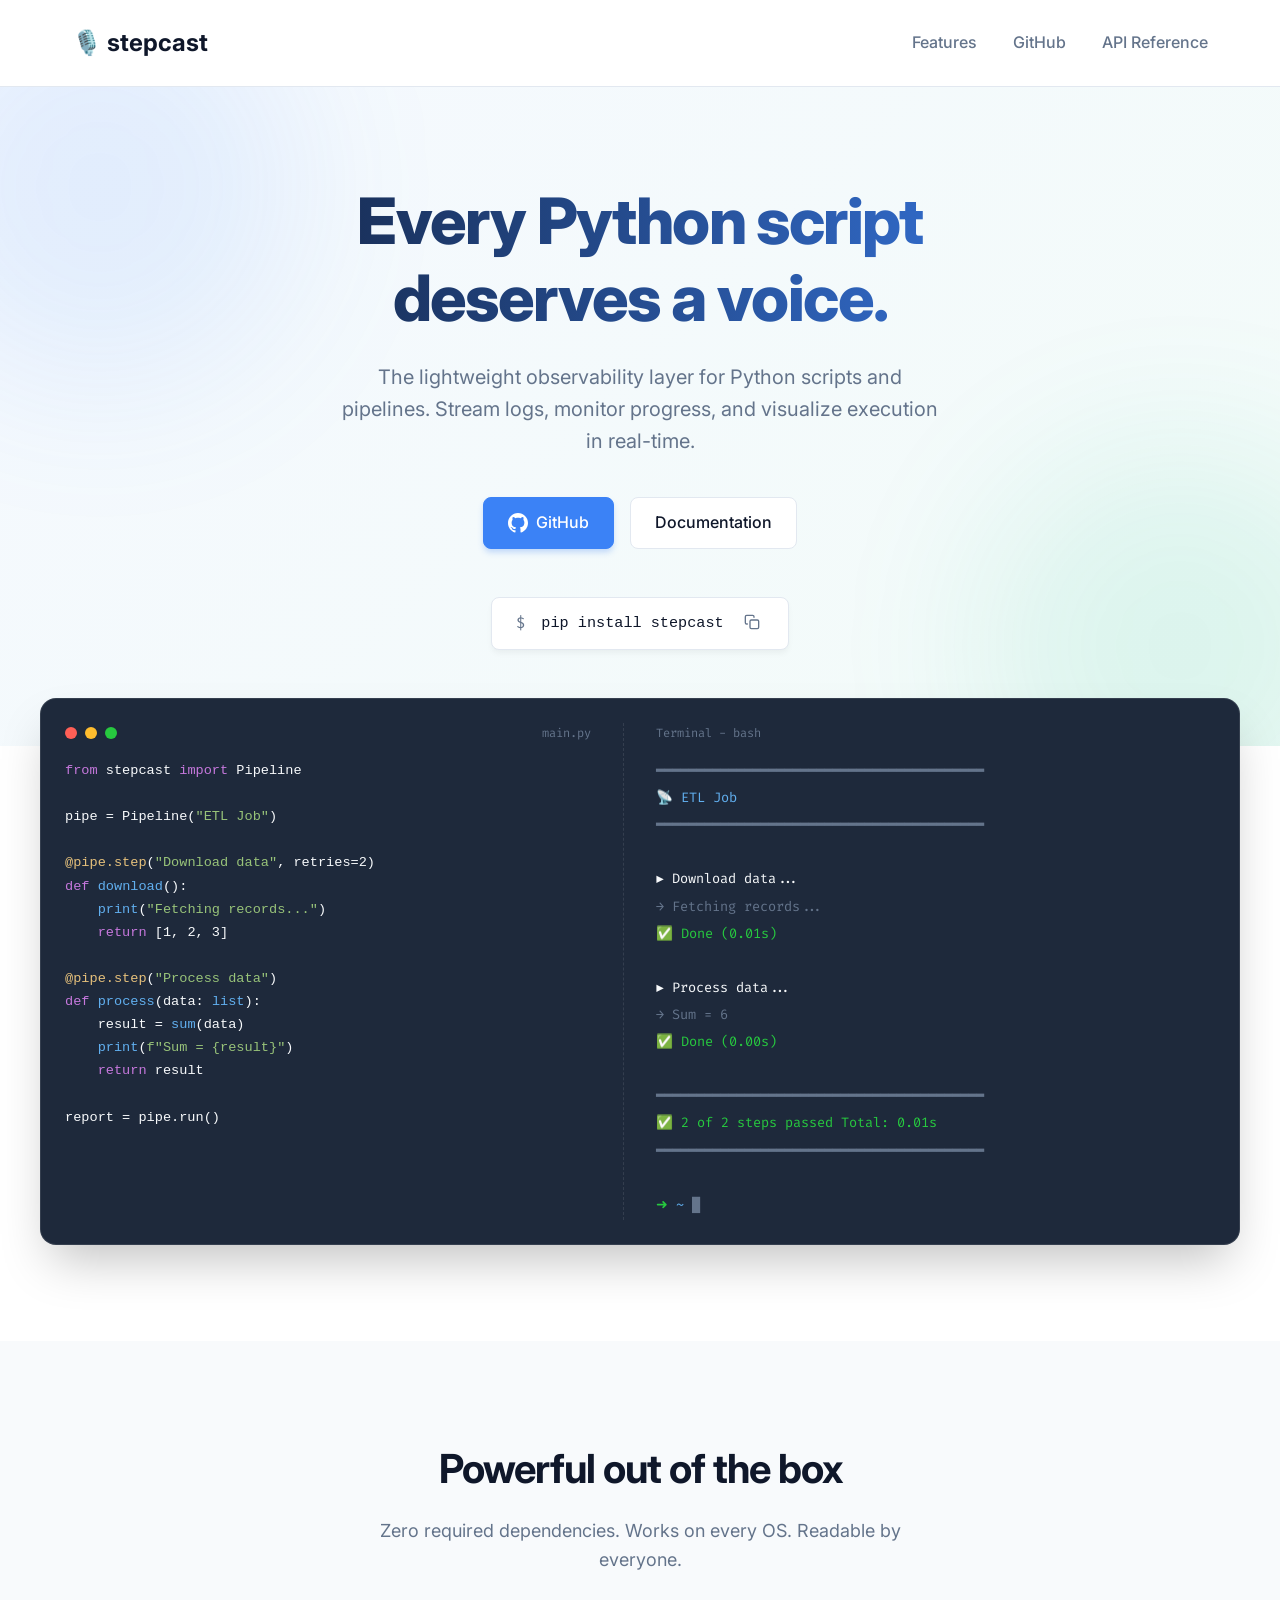
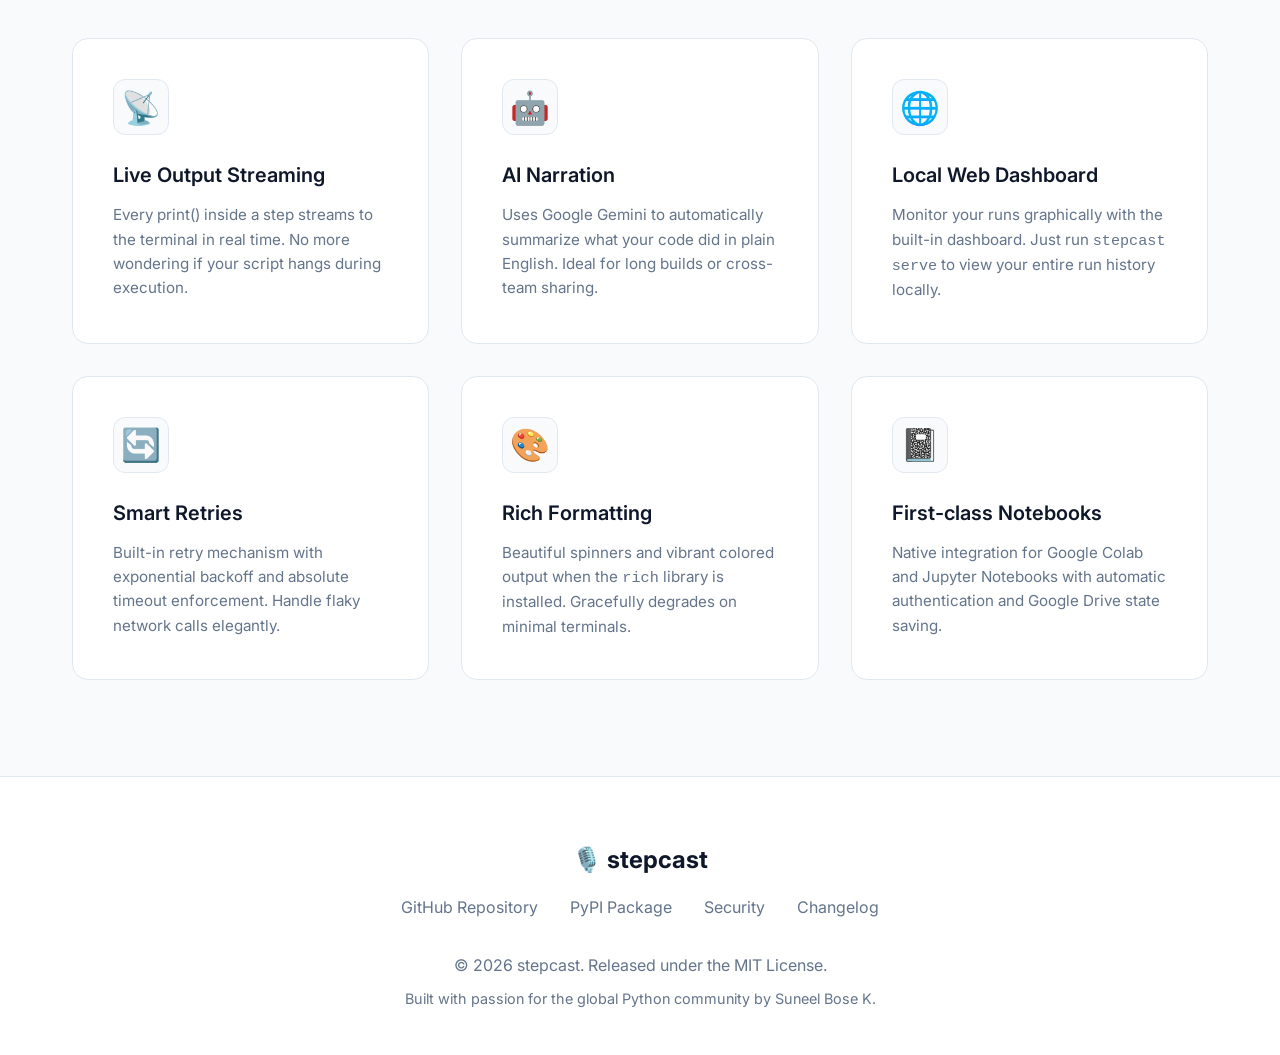
<file: index.html>
<!DOCTYPE html>
<html lang="en">

<head>
    <meta charset="UTF-8">
    <meta name="viewport" content="width=device-width, initial-scale=1.0">
    <title>stepcast | Lightweight Python Observability</title>
    <link
        href="https://fonts.googleapis.com/css2?family=Inter:wght@400;500;600;700&family=Fira+Code:wght@400;500&display=swap"
        rel="stylesheet">
    <style>
        :root {
            --bg-color: #ffffff;
            --surface-color: #f8fafc;
            --border-color: #e2e8f0;
            --text-primary: #0f172a;
            --text-secondary: #64748b;
            --accent-color: #3b82f6;
            --accent-hover: #2563eb;
            --code-bg: #1e293b;
            --code-text: #f8fafc;
        }

        * {
            margin: 0;
            padding: 0;
            box-sizing: border-box;
        }

        body {
            font-family: 'Inter', sans-serif;
            background-color: var(--bg-color);
            color: var(--text-primary);
            line-height: 1.6;
            -webkit-font-smoothing: antialiased;
        }

        .container {
            max-width: 1200px;
            margin: 0 auto;
            padding: 0 2rem;
        }

        /* Navbar */
        nav {
            padding: 1.5rem 0;
            border-bottom: 1px solid var(--border-color);
            background: rgba(255, 255, 255, 0.8);
            backdrop-filter: blur(10px);
            position: sticky;
            top: 0;
            z-index: 100;
        }

        .nav-content {
            display: flex;
            justify-content: space-between;
            align-items: center;
        }

        .logo {
            font-size: 1.5rem;
            font-weight: 700;
            color: var(--text-primary);
            text-decoration: none;
            display: flex;
            align-items: center;
            gap: 0.5rem;
        }

        .nav-links a {
            color: var(--text-secondary);
            text-decoration: none;
            margin-left: 2rem;
            font-weight: 500;
            transition: color 0.2s;
        }

        .nav-links a:hover {
            color: var(--text-primary);
        }

        /* Hero Section */
        .hero {
            padding: 6rem 0;
            text-align: center;
            background: linear-gradient(135deg, rgba(59, 130, 246, 0.05) 0%, rgba(16, 185, 129, 0.05) 100%);
            position: relative;
            overflow: hidden;
        }

        /* Decorative background elements */
        .hero::before,
        .hero::after {
            content: '';
            position: absolute;
            width: 400px;
            height: 400px;
            border-radius: 50%;
            filter: blur(80px);
            z-index: 0;
            opacity: 0.5;
        }

        .hero::before {
            background: rgba(59, 130, 246, 0.2);
            top: -100px;
            left: -100px;
        }

        .hero::after {
            background: rgba(16, 185, 129, 0.2);
            bottom: -100px;
            right: -100px;
        }

        .hero .container {
            position: relative;
            z-index: 1;
        }

        .hero h1 {
            font-size: 4rem;
            font-weight: 800;
            letter-spacing: -0.025em;
            margin-bottom: 1.5rem;
            background: linear-gradient(to right, #0f172a, #3b82f6);
            -webkit-background-clip: text;
            background-clip: text;
            -webkit-text-fill-color: transparent;
            line-height: 1.2;
        }

        .hero p {
            font-size: 1.25rem;
            color: var(--text-secondary);
            max-width: 600px;
            margin: 0 auto 2.5rem;
        }

        .cta-buttons {
            display: flex;
            gap: 1rem;
            justify-content: center;
            margin-bottom: 3rem;
        }

        .btn {
            padding: 0.75rem 1.5rem;
            border-radius: 0.5rem;
            font-weight: 500;
            text-decoration: none;
            transition: all 0.2s;
            cursor: pointer;
            display: inline-flex;
            align-items: center;
            gap: 0.5rem;
        }

        .btn-primary {
            background-color: var(--accent-color);
            color: white;
            border: 1px solid var(--accent-color);
            box-shadow: 0 4px 6px -1px rgba(59, 130, 246, 0.3);
        }

        .btn-primary:hover {
            background-color: var(--accent-hover);
            transform: translateY(-2px);
            box-shadow: 0 6px 8px -1px rgba(59, 130, 246, 0.4);
        }

        .btn-secondary {
            background-color: transparent;
            color: var(--text-primary);
            border: 1px solid var(--border-color);
            background: white;
        }

        .btn-secondary:hover {
            background-color: var(--surface-color);
            border-color: #cbd5e1;
            transform: translateY(-2px);
        }

        .install-command {
            display: inline-flex;
            align-items: center;
            background: #ffffff;
            border: 1px solid var(--border-color);
            padding: 0.75rem 1.5rem;
            border-radius: 0.5rem;
            font-family: 'Fira Code', monospace;
            color: var(--text-primary);
            font-size: 0.95rem;
            box-shadow: 0 4px 6px -1px rgba(0, 0, 0, 0.05);
            transition: transform 0.2s;
        }

        .install-command:hover {
            transform: translateY(-1px);
            box-shadow: 0 6px 8px -1px rgba(0, 0, 0, 0.08);
        }

        .install-command span {
            color: var(--text-secondary);
            margin-right: 1rem;
            user-select: none;
        }

        .install-command button {
            background: none;
            border: none;
            cursor: pointer;
            margin-left: 1rem;
            color: var(--text-secondary);
            padding: 0.25rem;
            border-radius: 0.25rem;
            transition: color 0.2s, background 0.2s;
        }

        .install-command button:hover {
            color: var(--text-primary);
            background: var(--surface-color);
        }

        /* Code Visual Section */
        .showcase {
            padding: 0 0 6rem 0;
            margin-top: -3rem;
            position: relative;
            z-index: 10;
        }

        .editor-terminal-wrapper {
            display: grid;
            grid-template-columns: 1fr 1fr;
            gap: 2rem;
            background: var(--code-bg);
            border-radius: 1rem;
            padding: 1.5rem;
            box-shadow: 0 25px 50px -12px rgba(0, 0, 0, 0.25);
            overflow: hidden;
            border: 1px solid rgba(255, 255, 255, 0.1);
        }

        .window-header {
            display: flex;
            gap: 0.5rem;
            margin-bottom: 1rem;
            align-items: center;
        }

        .dot {
            width: 12px;
            height: 12px;
            border-radius: 50%;
        }

        .dot.red {
            background: #ff5f56;
        }

        .dot.yellow {
            background: #ffbd2e;
        }

        .dot.green {
            background: #27c93f;
        }

        .code-block,
        .terminal-block {
            font-family: 'Fira Code', monospace;
            font-size: 0.85rem;
            color: var(--code-text);
            line-height: 1.7;
        }

        .code-block {
            border-right: 1px dashed rgba(255, 255, 255, 0.1);
            padding-right: 2rem;
        }

        .keyword {
            color: #c678dd;
        }

        .function {
            color: #61afef;
        }

        .string {
            color: #98c379;
        }

        .comment {
            color: #5c6370;
            font-style: italic;
        }

        .decorator {
            color: #e5c07b;
        }

        .term-output .line {
            margin-bottom: 0.25rem;
        }

        .term-success {
            color: #27c93f;
        }

        .term-info {
            color: #61afef;
        }

        .term-dim {
            color: #64748b;
        }

        /* Features Section */
        .features {
            padding: 6rem 0;
            background-color: var(--surface-color);
            position: relative;
        }

        .section-title {
            text-align: center;
            margin-bottom: 4rem;
        }

        .section-title h2 {
            font-size: 2.5rem;
            font-weight: 700;
            margin-bottom: 1rem;
            letter-spacing: -0.025em;
        }

        .section-title p {
            color: var(--text-secondary);
            font-size: 1.125rem;
            max-width: 600px;
            margin: 0 auto;
        }

        .feature-grid {
            display: grid;
            grid-template-columns: repeat(auto-fit, minmax(320px, 1fr));
            gap: 2rem;
        }

        .feature-card {
            background-color: #ffffff;
            padding: 2.5rem;
            border-radius: 1rem;
            border: 1px solid var(--border-color);
            transition: all 0.3s cubic-bezier(0.4, 0, 0.2, 1);
            position: relative;
            overflow: hidden;
        }

        .feature-card::after {
            content: '';
            position: absolute;
            top: 0;
            left: 0;
            width: 100%;
            height: 4px;
            background: var(--accent-color);
            opacity: 0;
            transition: opacity 0.3s ease;
        }

        .feature-card:hover {
            transform: translateY(-5px);
            box-shadow: 0 20px 25px -5px rgba(0, 0, 0, 0.1), 0 10px 10px -5px rgba(0, 0, 0, 0.04);
            border-color: transparent;
        }

        .feature-card:hover::after {
            opacity: 1;
        }

        .feature-icon {
            font-size: 2rem;
            margin-bottom: 1.5rem;
            display: inline-flex;
            align-items: center;
            justify-content: center;
            width: 3.5rem;
            height: 3.5rem;
            background: var(--surface-color);
            border-radius: 0.75rem;
            border: 1px solid var(--border-color);
            transition: transform 0.3s ease;
        }

        .feature-card:hover .feature-icon {
            transform: scale(1.1) rotate(5deg);
        }

        .feature-card h3 {
            font-size: 1.25rem;
            font-weight: 600;
            margin-bottom: 0.75rem;
            color: var(--text-primary);
        }

        .feature-card p {
            color: var(--text-secondary);
            font-size: 0.95rem;
            line-height: 1.6;
        }

        /* Footer */
        footer {
            padding: 4rem 0 3rem;
            text-align: center;
            color: var(--text-secondary);
            background: #ffffff;
            border-top: 1px solid var(--border-color);
        }

        .footer-logo {
            font-size: 1.5rem;
            font-weight: 700;
            color: var(--text-primary);
            margin-bottom: 1rem;
            display: inline-block;
        }

        .footer-links {
            display: flex;
            justify-content: center;
            gap: 2rem;
            margin-bottom: 2rem;
        }

        .footer-links a {
            color: var(--text-secondary);
            text-decoration: none;
            transition: color 0.2s;
        }

        .footer-links a:hover {
            color: var(--accent-color);
        }

        @media (max-width: 900px) {
            .editor-terminal-wrapper {
                grid-template-columns: 1fr;
            }

            .code-block {
                border-right: none;
                border-bottom: 1px dashed rgba(255, 255, 255, 0.1);
                padding-right: 0;
                padding-bottom: 1.5rem;
                margin-bottom: 0.5rem;
            }

            .hero h1 {
                font-size: 3rem;
            }
        }

        @media (max-width: 768px) {
            .container {
                padding: 0 1rem;
            }

            .nav-content {
                flex-direction: column;
                gap: 1rem;
            }

            .nav-links a {
                margin: 0 0.5rem;
            }

            .hero {
                padding: 4rem 0;
            }

            .hero h1 {
                font-size: 2.5rem;
            }

            .cta-buttons {
                flex-direction: column;
            }

            .showcase {
                padding-bottom: 4rem;
            }

            .features {
                padding: 4rem 0;
            }

            .feature-grid {
                grid-template-columns: 1fr;
            }

            .footer-links {
                flex-wrap: wrap;
                gap: 1rem;
            }
        }

        @media (max-width: 480px) {
            .hero h1 {
                font-size: 2rem;
            }

            .hero p {
                font-size: 1.1rem;
            }

            .nav-links {
                display: flex;
                flex-wrap: wrap;
                justify-content: center;
                gap: 0.5rem;
            }

            .nav-links a {
                margin: 0;
                font-size: 0.95rem;
            }

            .install-command {
                padding: 0.5rem 1rem;
                width: 100%;
                justify-content: space-between;
            }

            .install-command span {
                margin-right: 0.5rem;
            }

            .footer-links {
                flex-direction: column;
                gap: 1rem;
            }

            .editor-terminal-wrapper {
                padding: 1rem;
            }
        }
    </style>
</head>

<body>

    <nav>
        <div class="container nav-content">
            <a href="#" class="logo">🎙️ stepcast</a>
            <div class="nav-links">
                <a href="#features">Features</a>
                <a href="https://github.com/bosekarmegam/stepcast" target="_blank">GitHub</a>
                <a href="docs/api_reference.md">API Reference</a>
            </div>
        </div>
    </nav>

    <header class="hero">
        <div class="container">
            <h1>Every Python script<br />deserves a voice.</h1>
            <p>The lightweight observability layer for Python scripts and pipelines. Stream logs, monitor progress, and
                visualize execution in real-time.</p>
            <div class="cta-buttons">
                <a href="https://github.com/bosekarmegam/stepcast" class="btn btn-primary">
                    <svg width="20" height="20" fill="currentColor" viewBox="0 0 24 24">
                        <path
                            d="M12 0c-6.626 0-12 5.373-12 12 0 5.302 3.438 9.8 8.207 11.387.599.111.793-.261.793-.577v-2.234c-3.338.726-4.033-1.416-4.033-1.416-.546-1.387-1.333-1.756-1.333-1.756-1.089-.745.083-.729.083-.729 1.205.084 1.839 1.237 1.839 1.237 1.07 1.834 2.807 1.304 3.492.997.107-.775.418-1.305.762-1.604-2.665-.305-5.467-1.334-5.467-5.931 0-1.311.469-2.381 1.236-3.221-.124-.303-.535-1.524.117-3.176 0 0 1.008-.322 3.301 1.23.957-.266 1.983-.399 3.003-.404 1.02.005 2.047.138 3.006.404 2.291-1.552 3.297-1.23 3.297-1.23.653 1.653.242 2.874.118 3.176.77.84 1.235 1.911 1.235 3.221 0 4.609-2.807 5.624-5.479 5.921.43.372.823 1.102.823 2.222v3.293c0 .319.192.694.801.576 4.765-1.589 8.199-6.086 8.199-11.386 0-6.627-5.373-12-12-12z" />
                    </svg>
                    GitHub
                </a>
                <a href="docs/quickstart.md" class="btn btn-secondary">Documentation</a>
            </div>
            <div class="install-command">
                <span>$</span> <code id="install-code">pip install stepcast</code>
                <button onclick="navigator.clipboard.writeText('pip install stepcast')" title="Copy to clipboard">
                    <svg width="16" height="16" fill="none" stroke="currentColor" viewBox="0 0 24 24" stroke-width="2"
                        stroke-linecap="round" stroke-linejoin="round">
                        <rect x="9" y="9" width="13" height="13" rx="2" ry="2"></rect>
                        <path d="M5 15H4a2 2 0 0 1-2-2V4a2 2 0 0 1 2-2h9a2 2 0 0 1 2 2v1"></path>
                    </svg>
                </button>
            </div>
        </div>
    </header>

    <section class="showcase container">
        <div class="editor-terminal-wrapper">
            <div class="code-block">
                <div class="window-header">
                    <div class="dot red"></div>
                    <div class="dot yellow"></div>
                    <div class="dot green"></div>
                    <div class="term-dim" style="font-size: 0.75rem; margin-left: auto;">main.py</div>
                </div>
                <pre><code><span class="keyword">from</span> stepcast <span class="keyword">import</span> Pipeline

pipe = Pipeline(<span class="string">"ETL Job"</span>)

<span class="decorator">@pipe.step</span>(<span class="string">"Download data"</span>, retries=2)
<span class="keyword">def</span> <span class="function">download</span>():
    <span class="function">print</span>(<span class="string">"Fetching records..."</span>)
    <span class="keyword">return</span> [1, 2, 3]

<span class="decorator">@pipe.step</span>(<span class="string">"Process data"</span>)
<span class="keyword">def</span> <span class="function">process</span>(data: <span class="function">list</span>):
    result = <span class="function">sum</span>(data)
    <span class="function">print</span>(<span class="string">f"Sum = {result}"</span>)
    <span class="keyword">return</span> result

report = pipe.run()</code></pre>
            </div>
            <div class="terminal-block">
                <div class="window-header">
                    <div class="term-dim" style="font-size: 0.75rem; margin-left: 0;">Terminal - bash</div>
                </div>
                <div class="term-output">
                    <div class="line term-dim">━━━━━━━━━━━━━━━━━━━━━━━━━━━━━━━━━━━━━━━━━</div>
                    <div class="line term-info"> 📡 ETL Job</div>
                    <div class="line term-dim">━━━━━━━━━━━━━━━━━━━━━━━━━━━━━━━━━━━━━━━━━</div>
                    <div class="line"><br /></div>
                    <div class="line"> ▶ Download data...</div>
                    <div class="line term-dim"> → Fetching records...</div>
                    <div class="line term-success"> ✅ Done (0.01s)</div>
                    <div class="line"><br /></div>
                    <div class="line"> ▶ Process data...</div>
                    <div class="line term-dim"> → Sum = 6</div>
                    <div class="line term-success"> ✅ Done (0.00s)</div>
                    <div class="line"><br /></div>
                    <div class="line term-dim">━━━━━━━━━━━━━━━━━━━━━━━━━━━━━━━━━━━━━━━━━</div>
                    <div class="line term-success"> ✅ 2 of 2 steps passed Total: 0.01s</div>
                    <div class="line term-dim">━━━━━━━━━━━━━━━━━━━━━━━━━━━━━━━━━━━━━━━━━</div>
                    <div class="line"><br /></div>
                    <div class="line"><span class="term-success">➜</span> <span class="term-info">~</span> <span
                            class="term-dim">█</span></div>
                </div>
            </div>
        </div>
    </section>

    <section id="features" class="features">
        <div class="container">
            <div class="section-title">
                <h2>Powerful out of the box</h2>
                <p>Zero required dependencies. Works on every OS. Readable by everyone.</p>
            </div>
            <div class="feature-grid">
                <div class="feature-card">
                    <div class="feature-icon">📡</div>
                    <h3>Live Output Streaming</h3>
                    <p>Every print() inside a step streams to the terminal in real time. No more wondering if your
                        script hangs during execution.</p>
                </div>
                <div class="feature-card">
                    <div class="feature-icon">🤖</div>
                    <h3>AI Narration</h3>
                    <p>Uses Google Gemini to automatically summarize what your code did in plain English. Ideal for long
                        builds or cross-team sharing.</p>
                </div>
                <div class="feature-card">
                    <div class="feature-icon">🌐</div>
                    <h3>Local Web Dashboard</h3>
                    <p>Monitor your runs graphically with the built-in dashboard. Just run <code>stepcast serve</code>
                        to view your entire run history locally.</p>
                </div>
                <div class="feature-card">
                    <div class="feature-icon">🔄</div>
                    <h3>Smart Retries</h3>
                    <p>Built-in retry mechanism with exponential backoff and absolute timeout enforcement. Handle flaky
                        network calls elegantly.</p>
                </div>
                <div class="feature-card">
                    <div class="feature-icon">🎨</div>
                    <h3>Rich Formatting</h3>
                    <p>Beautiful spinners and vibrant colored output when the <code>rich</code> library is installed.
                        Gracefully degrades on minimal terminals.</p>
                </div>
                <div class="feature-card">
                    <div class="feature-icon">📓</div>
                    <h3>First-class Notebooks</h3>
                    <p>Native integration for Google Colab and Jupyter Notebooks with automatic authentication and
                        Google Drive state saving.</p>
                </div>
            </div>
        </div>
    </section>

    <footer>
        <div class="container">
            <span class="footer-logo">🎙️ stepcast</span>
            <div class="footer-links">
                <a href="https://github.com/bosekarmegam/stepcast">GitHub Repository</a>
                <a href="https://pypi.org/project/stepcast/">PyPI Package</a>
                <a href="SECURITY.md">Security</a>
                <a href="CHANGELOG.md">Changelog</a>
            </div>
            <p>© 2026 stepcast. Released under the MIT License.</p>
            <p style="margin-top: 0.5rem; font-size: 0.9rem;">Built with passion for the global Python community by
                Suneel Bose K.</p>
        </div>
    </footer>

</body>

</html>
</file>
